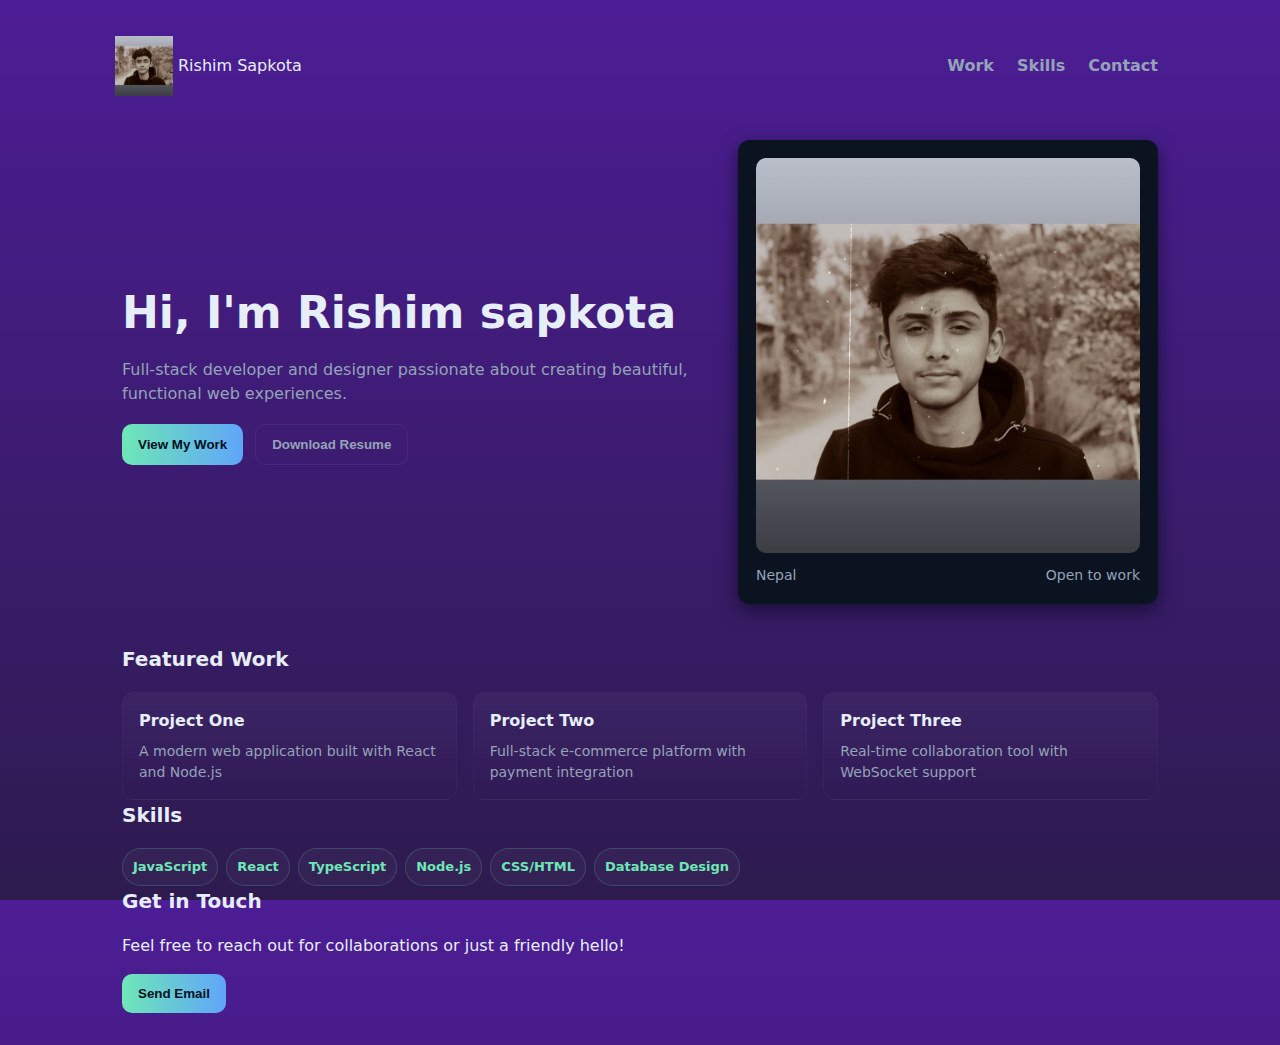
<file: index.html>
<!doctype html>
<html lang="en">
    <link rel="stylesheet" href="style.css">

<head>
  <meta charset="utf-8">
  <meta name="viewport" content="width=device-width, initial-scale=1">
  <title>Your Name — Portfolio</title>
  <meta name="description" content="Personal portfolio showcasing projects, skills and contact information.">
  <style>
    :root{
      --bg:#0f1724;
      --card:#0b1220;
      --muted:#94a3b8;
      --accent:#6ee7b7;
      --glass: rgba(255,255,255,0.04);
      --radius: 12px;
      --max-width: 1100px;
      --ff-sans: Inter, system-ui, -apple-system, 'Segoe UI', Roboto, 'Helvetica Neue', Arial;
    }
    *{box-sizing:border-box}
    html,body{height:100%}
    body{
      margin:0;
      font-family:var(--ff-sans);
      background:linear-gradient(180deg,#4c1d95 0%, #2d1b4e 100%);
      color:#e6eef8;
      -webkit-font-smoothing:antialiased;
      -moz-osx-font-smoothing:grayscale;
      line-height:1.5;
    }
    .container{max-width:var(--max-width);margin:0 auto;padding:32px}
    header{
      display:flex;align-items:center;justify-content:space-between;padding:12px 0;
    }
    .logo{display:flex;gap:12px;align-items:center}
    .logo .mark{width:44px;height:44px;border-radius:10px;background:linear-gradient(135deg,var(--accent),#60a5fa);display:flex;align-items:center;justify-content:center;font-weight:700;color:#022;}
    nav a{color:var(--muted);text-decoration:none;margin-left:18px;font-weight:600}
    nav a:hover{color:var(--accent)}

    /* Hero */
    .hero{display:grid;grid-template-columns:1fr 420px;gap:32px;align-items:center;padding:40px 0}
    .intro h1{font-size: clamp(28px, 4vw, 44px);margin:0 0 12px}
    .intro p{color:var(--muted);margin:0 0 18px}
    .cta{display:flex;gap:12px}
    .btn{background:linear-gradient(90deg,var(--accent),#60a5fa);border:none;padding:12px 16px;border-radius:10px;color:#012;cursor:pointer;font-weight:700}
    .btn.ghost{background:transparent;border:1px solid rgba(255,255,255,0.06);color:var(--muted)}

    .profile-card{background:var(--card);padding:18px;border-radius:var(--radius);box-shadow:0 6px 18px rgba(3,6,23,0.6)}
    .profile-card img{width:100%;border-radius:10px;display:block}
    .meta{display:flex;justify-content:space-between;margin-top:12px;color:var(--muted);font-size:14px}

    /* Projects */
    section{margin-top:0px}
    h2.section-title{margin:0 0 18px;font-size:20px}

    .grid{display:grid;grid-template-columns:repeat(3,1fr);gap:16px}
    .card{background:linear-gradient(180deg,var(--glass),transparent);padding:16px;border-radius:12px;border:1px solid rgba(255,255,255,0.03)}
    .card h3{margin:0 0 8px}
    .card p{margin:0;color:var(--muted);font-size:14px}

    /* Skills */
    .skills{display:flex;flex-wrap:wrap;gap:8px}
    .pill{background:rgba(255,255,255,0.03);padding:8px 10px;border-radius:999px;font-weight:600;color:var(--accent);font-size:13px}

    @media(max-width:768px){
      .hero{grid-template-columns:1fr}
      .grid{grid-template-columns:repeat(2,1fr)}
    }
    @media(max-width:480px){
      .grid{grid-template-columns:1fr}
      .cta{flex-direction:column}
    }
  </style>
</head>
<body>
  <div class="container">
    <header>
      <div class="logo">
        <div class="mark">
      <img src="images/WhatsApp Image 2025-11-15 at 21.17.43_917263e4.jpg" alt="Profile" style="width: 60px; height: 60px;">

        </div>
        <span>Rishim Sapkota </span>
      </div>
      <nav>
        <a href="#work">Work</a>
        <a href="#skills">Skills</a>
        <a href="#contact">Contact</a>
      </nav> 
    </header>

    <section class="hero">
      <div class="intro">
        <h1>Hi, I'm Rishim sapkota </h1>
        <p>Full-stack developer and designer passionate about creating beautiful, functional web experiences.</p>
        <div class="cta">
          <button class="btn">View My Work</button>
          <button class="btn ghost">Download Resume</button>
        </div>
      </div>
      <div class="profile-card">
          <img src="images/WhatsApp Image 2025-11-15 at 21.17.43_917263e4.jpg" alt="Profile">
        <div class="meta">
          <span> Nepal</span>
          <span> Open to work</span>
        </div>
      </div>
    </section>

    <section id="work" >
      <h2 class="section-title">Featured Work</h2>
      <div class="grid">
        <div class="card">
          <h3>Project One</h3>
          <p>A modern web application built with React and Node.js</p>
        </div>
        <div class="card">
          <h3>Project Two</h3>
          <p>Full-stack e-commerce platform with payment integration</p>
        </div>
        <div class="card">
          <h3>Project Three</h3>
          <p>Real-time collaboration tool with WebSocket support</p>
        </div>
      </div>
    </section>

    <section id="skills">
      <h2 class="section-title">Skills</h2>
      <div class="skills">
        <span class="pill">JavaScript</span>
        <span class="pill">React</span>
        <span class="pill">TypeScript</span>
        <span class="pill">Node.js</span>
        <span class="pill">CSS/HTML</span>
        <span class="pill">Database Design</span>
      </div>
    </section>

    <section id="contact">
      <h2 class="section-title">Get in Touch</h2>
      <p>Feel free to reach out for collaborations or just a friendly hello!</p>
      <button class="btn">Send Email</button>
    </section>
  </div>
</body>
</html>
</file>
<file: style.css>
:root {
  --bg: #0f1724;
  --card: #0b1220;
  --muted: #94a3b8;
  --accent: #6ee7b7;
  --glass: rgba(255, 255, 255, 0.04);
  --radius: 12px;
  --max-width: 1100px;
  --ff-sans: Inter, system-ui, -apple-system, "Segoe UI", Roboto, "Helvetica Neue", Arial;
}

* {
  box-sizing: border-box;
}

html, body {
  height: 100%;
}

body {
  margin: 0;
  font-family: var(--ff-sans);
  background: purple(180deg, #071025 0%, var(--bg) 100%);
  color: #e6eef8;
  line-height: 1.5;
  -webkit-font-smoothing: antialiased;
}

.container {
  max-width: var(--max-width);
  margin: 0 auto;
  padding: 32px;
}

/* Header */
header {
  display: flex;
  align-items: center;
  justify-content: space-between;
  padding: 12px 0;
}

.logo {
  display: flex;
  gap: 12px;
  align-items: center;
}

.logo .mark {
  width: 44px;
  height: 44px;
  border-radius: 10px;
  background: linear-gradient(135deg, var(--accent), #60a5fa);
  display: flex;
  align-items: center;
  justify-content: center;
  font-weight: 700;
  color: #022;
}

nav a {
  color: var(--muted);
  text-decoration: none;
  margin-left: 18px;
  font-weight: 600;
}

nav a:hover {
  color: var(--accent);
}

/* Hero */
.hero {
  display: grid;
  grid-template-columns: 1fr 420px;
  gap: 32px;
  align-items: center;
  padding: 40px 0;
}

.intro h1 {
  font-size: clamp(28px, 4vw, 44px);
  margin: 0 0 12px;
}

.intro p {
  color: var(--muted);
  margin: 0 0 18px;
}

.cta {
  display: flex;
  gap: 12px;
}

.btn {
  background: linear-gradient(90deg, var(--accent), #60a5fa);
  border: none;
  padding: 12px 16px;
  border-radius: 10px;
  color: #012;
  cursor: pointer;
  font-weight: 700;
}

.btn.ghost {
  background: transparent;
  border: 1px solid rgba(255, 255, 255, 0.06);
  color: var(--muted);
}

.profile-card {
  background: var(--card);
  padding: 18px;
  border-radius: var(--radius);
  box-shadow: 0 6px 18px rgba(3, 6, 23, 0.6);
}

.profile-card img {
  width: 100%;
  border-radius: 10px;
  display: block;
}

.meta {
  display: flex;
  justify-content: space-between;
  margin-top: 12px;
  color: var(--muted);
  font-size: 14px;
}

/* Sections */
section {
  margin-top: 40px;
}

.section-title {
  margin: 0 0 18px;
  font-size: 20px;
  font-weight: 700;
}

/* Grid */
.grid {
  display: grid;
  grid-template-columns: repeat(3, 1fr);
  gap: 16px;
}

.card {
  background: linear-gradient(180deg, var(--glass), transparent);
  padding: 16px;
  border-radius: 12px;
  border: 1px solid rgba(255, 255, 255, 0.03);
  transition: all 0.3s ease;
}

.card:hover {
  background: linear-gradient(180deg, rgba(255, 255, 255, 0.08), transparent);
}

.card h3 {
  margin: 0 0 8px;
  font-size: 16px;
}

.card p {
  margin: 0;
  color: var(--muted);
  font-size: 14px;
}

/* Skills */
.skills {
  display: flex;
  flex-wrap: wrap;
  gap: 8px;
}

.pill {
  background: rgba(255, 255, 255, 0.03);
  padding: 8px 10px;
  border-radius: 999px;
  font-weight: 600;
  color: var(--accent);
  font-size: 13px;
  border: 1px solid rgba(110, 231, 183, 0.2);
}

/* Responsive */
@media (max-width: 768px) {
  .hero {
    grid-template-columns: 1fr;
  }

  .grid {
    grid-template-columns: repeat(2, 1fr);
  }

  .container {
    padding: 20px;
  }
}

@media (max-width: 480px) {
  .grid {
    grid-template-columns: 1fr;
  }

  .cta {
    flex-direction: column;
  }

  .hero {
    padding: 20px 0;
  }

  header {
    flex-direction: column;
    gap: 16px;
  }

  nav a {
    margin-left: 12px;
  }
}
</file>
